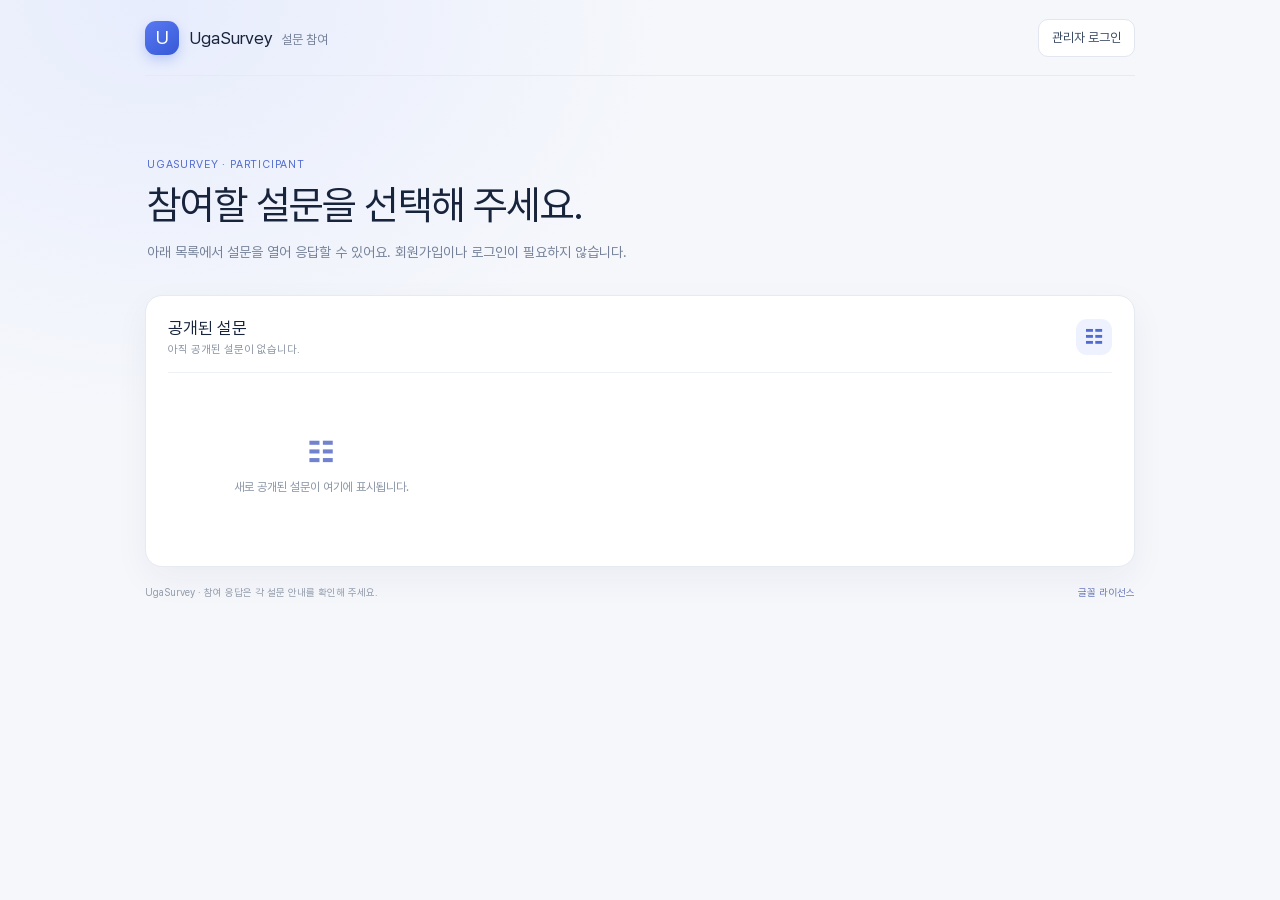
<file: docs/index.html>
<!doctype html>
<html lang="ko">
<head>
  <meta charset="utf-8">
  <meta name="viewport" content="width=device-width, initial-scale=1">
  <meta name="theme-color" content="#f5f7fb">
  <meta name="description" content="공개 설문에 참여하고, 로그인 후 브라우저에서 설문을 만들어 HTML로 배포하는 UgaSurvey">
  <title>UgaSurvey · 설문 참여·제작기</title>
  <link rel="stylesheet" href="styles.css">
  <script src="app.js" defer></script>
</head>
<body>
  <main id="public-view" class="public-shell">
    <header class="public-topbar">
      <a class="brand" href="./" aria-label="UgaSurvey 설문 참여 홈">
        <span class="brand-mark" aria-hidden="true">U</span>
        <span>UgaSurvey <span class="brand-caption">설문 참여</span></span>
      </a>
      <button id="show-login" class="button button-quiet" type="button">관리자 로그인</button>
    </header>
    <section class="public-hero">
      <p class="eyebrow">UGASURVEY · PARTICIPANT</p>
      <h1>참여할 설문을 선택해 주세요.</h1>
      <p>아래 목록에서 설문을 열어 응답할 수 있어요. 회원가입이나 로그인이 필요하지 않습니다.</p>
    </section>
    <section class="public-survey-section" aria-labelledby="public-survey-heading">
      <div class="public-section-heading">
        <div>
          <h2 id="public-survey-heading">공개된 설문</h2>
          <p id="public-survey-status" role="status">설문 목록을 불러오는 중…</p>
        </div>
        <span class="public-list-icon" aria-hidden="true">☷</span>
      </div>
      <div id="public-surveys" class="public-survey-list"></div>
    </section>
    <section id="login-panel" class="login-panel" aria-labelledby="login-heading" hidden>
      <div class="login-panel-heading">
        <div>
          <p class="eyebrow">SURVEY ADMIN</p>
          <h2 id="login-heading">관리자 로그인</h2>
          <p>로그인 후 설문을 만들고 배포할 수 있습니다.</p>
        </div>
        <button id="close-login" class="icon-button" type="button" aria-label="로그인 창 닫기">×</button>
      </div>
      <form id="login-form" novalidate>
        <label class="field-label" for="login-username">아이디</label>
        <input id="login-username" class="text-input" name="username" autocomplete="username" required>
        <label class="field-label login-password-label" for="login-password">비밀번호</label>
        <input id="login-password" class="text-input" name="password" type="password" autocomplete="current-password" required>
        <p id="login-error" class="login-error" role="alert" hidden>아이디 또는 비밀번호를 확인해 주세요.</p>
        <button class="button button-primary login-submit" type="submit">로그인하고 설문 만들기</button>
      </form>
      <p class="login-security-note"><b>참고:</b> GitHub Pages는 정적 사이트라 이 로그인은 제작 화면을 구분하는 기능입니다. 로그인 정보가 브라우저 코드에 포함되므로 비공개 보안 인증으로 사용할 수 없습니다.</p>
    </section>
    <footer class="public-footer">
      <span>UgaSurvey · 참여 응답은 각 설문 안내를 확인해 주세요.</span>
      <a href="assets/OFL-Pretendard.txt" target="_blank" rel="noreferrer">글꼴 라이선스</a>
    </footer>
  </main>

  <div id="builder-view" hidden>
  <header class="topbar">
    <a class="brand" href="./" aria-label="UgaSurvey 설문 제작기 홈">
      <span class="brand-mark" aria-hidden="true">U</span>
      <span>UgaSurvey <span class="brand-caption">설문 제작기</span></span>
    </a>
    <div class="topbar-actions">
      <label class="survey-switch">
        <span class="sr-only">내 설문 선택</span>
        <select id="survey-switch" aria-label="내 설문 선택"></select>
      </label>
      <span id="save-status" class="save-status" role="status">이 기기에 자동 저장</span>
      <button class="button button-quiet" id="new-survey" type="button">새 설문</button>
      <button class="button button-quiet" id="import-json" type="button">JSON 불러오기</button>
      <button class="button button-quiet" id="logout" type="button">로그아웃</button>
      <input id="import-file" class="sr-only" type="file" accept=".json,application/json">
    </div>
  </header>

  <main class="app-shell">
    <section class="page-intro">
      <div>
        <p class="eyebrow">처음 만드는 설문도 쉽게</p>
        <h1>질문을 만들고, 바로 확인해 보세요.</h1>
        <p class="intro-copy">로그인한 뒤 질문을 추가하고 내용을 입력하면 이 브라우저에 자동 저장됩니다. 별도 설치는 필요하지 않아요.</p>
      </div>
      <div class="step-list" aria-label="설문 제작 순서">
        <span class="step-chip is-active"><b>1</b> 기본 정보</span>
        <span class="step-arrow" aria-hidden="true">›</span>
        <span class="step-chip"><b>2</b> 질문 만들기</span>
        <span class="step-arrow" aria-hidden="true">›</span>
        <span class="step-chip"><b>3</b> 미리보기·배포</span>
      </div>
    </section>

    <section class="workspace" id="workspace">
      <aside class="question-sidebar" aria-label="설문 문항">
        <div class="sidebar-heading">
          <div>
            <h2>질문 목록</h2>
            <p id="question-count">아직 질문이 없어요</p>
          </div>
          <span class="sidebar-icon" aria-hidden="true">01</span>
        </div>
        <div id="question-list" class="question-list"></div>
        <button id="add-question" class="button button-add" type="button">
          <span aria-hidden="true">＋</span> 질문 추가
        </button>
        <div class="sidebar-help">
          <span class="help-icon" aria-hidden="true">i</span>
          <p>질문을 클릭해 편집하고, 위·아래 버튼으로 응답 순서를 바꿀 수 있어요.</p>
        </div>
        <button id="load-example" class="text-button" type="button">예시 설문으로 둘러보기</button>
      </aside>

      <section class="editor-column" aria-label="설문 편집">
        <div class="section-title">
          <div>
            <p class="eyebrow">STEP 1 · 설문 기본 정보</p>
            <h2>설문은 무엇에 관한 내용인가요?</h2>
          </div>
          <span class="section-number">1 / 2</span>
        </div>

        <article class="card survey-card">
          <label class="field-label" for="survey-title">설문 제목 <span class="required-mark">필수</span></label>
          <input id="survey-title" class="text-input title-input" maxlength="120" placeholder="예: 동아리 활동 만족도 조사">
          <p class="field-help">응답자가 설문을 열었을 때 가장 먼저 보게 되는 제목이에요.</p>
          <label class="field-label description-label" for="survey-description">설문 설명 <span class="optional-mark">선택</span></label>
          <textarea id="survey-description" class="text-input description-input" rows="3" maxlength="1000" placeholder="설문 목적과 예상 소요 시간, 응답 안내를 적어 주세요."></textarea>
          <p class="field-help">예: 더 나은 동아리 활동을 위해 의견을 듣고 있어요. 약 2분이 걸립니다.</p>
        </article>

        <div class="section-title question-section-title">
          <div>
            <p class="eyebrow">STEP 2 · 질문 만들기</p>
            <h2 id="editor-heading">첫 질문을 추가해 볼까요?</h2>
          </div>
          <span class="section-number">2 / 2</span>
        </div>

        <div id="empty-editor" class="card empty-state">
          <span class="empty-illustration" aria-hidden="true">＋</span>
          <h3>질문 하나면 설문이 시작돼요</h3>
          <p>오른쪽 위의 <b>질문 추가</b>를 누르거나, 준비된 예시 설문을 열어 편집 방식을 살펴보세요.</p>
          <button class="button button-primary" type="button" data-action="add-question">첫 질문 추가</button>
        </div>

        <article id="question-editor" class="card question-editor" hidden>
          <div class="question-card-heading">
            <span class="question-number" id="current-question-number">질문 1</span>
            <div class="question-tools" aria-label="질문 도구">
              <button class="icon-button" type="button" data-action="move-up" aria-label="질문 위로 이동" title="위로 이동">↑</button>
              <button class="icon-button" type="button" data-action="move-down" aria-label="질문 아래로 이동" title="아래로 이동">↓</button>
              <button class="icon-button" type="button" data-action="duplicate-question" aria-label="질문 복제" title="질문 복제">▢</button>
              <button class="icon-button icon-danger" type="button" data-action="delete-question" aria-label="질문 삭제" title="질문 삭제">×</button>
            </div>
          </div>
          <label class="field-label" for="question-title">질문 내용 <span class="required-mark">필수</span></label>
          <input id="question-title" class="text-input" maxlength="240" placeholder="예: 가장 만족스러웠던 활동은 무엇인가요?">
          <label class="field-label description-label" for="question-description">질문 설명 <span class="optional-mark">선택</span></label>
          <input id="question-description" class="text-input" maxlength="500" placeholder="응답에 도움이 되는 설명이나 조건을 적어 주세요.">
          <div class="field-row">
            <div class="field-grow">
              <label class="field-label" for="question-type">답변 방식</label>
              <select id="question-type" class="text-input select-input"></select>
            </div>
            <label class="required-toggle">
              <input id="question-required" type="checkbox">
              <span class="toggle-ui" aria-hidden="true"></span>
              <span><b>필수 질문</b><small>건너뛸 수 없어요</small></span>
            </label>
          </div>
          <p id="type-help" class="type-help"></p>

          <div id="choice-editor" class="choice-editor" hidden>
            <div class="choice-heading">
              <label class="field-label" for="choice-0">응답 선택지</label>
              <span class="field-help">응답자가 고를 답을 추가하세요.</span>
            </div>
            <div id="choice-list" class="choice-list"></div>
            <button id="add-choice" class="button button-add-choice" type="button">＋ 선택지 추가</button>
          </div>

          <div class="image-editor">
            <div class="choice-heading">
              <label class="field-label">질문 이미지 <span class="optional-mark">선택</span></label>
              <span class="field-help">질문을 이해하는 데 도움이 되는 이미지를 붙일 수 있어요.</span>
            </div>
            <div id="image-attachment" class="image-attachment">
              <div id="image-empty" class="image-empty">
                <span aria-hidden="true">▧</span>
                <span>아직 첨부한 이미지가 없어요.</span>
              </div>
              <img id="question-image-preview" alt="첨부한 질문 이미지 미리보기" hidden>
              <div class="image-actions">
                <label class="button button-quiet upload-button" for="question-image">이미지 선택</label>
                <input id="question-image" class="sr-only" type="file" accept="image/png,image/jpeg,image/gif,image/webp,image/bmp">
                <button id="remove-image" class="text-button" type="button" hidden>이미지 제거</button>
                <span class="field-help">PNG, JPG, GIF, WebP, BMP · 1.5MB 이하</span>
              </div>
            </div>
          </div>
        </article>

        <div class="editor-footer">
          <span class="footer-hint">내용은 자동 저장돼요. JSON 파일로 백업해 두면 다른 브라우저에서도 이어서 편집할 수 있어요.</span>
          <button id="download-json" class="button button-quiet" type="button">JSON 백업</button>
        </div>
      </section>

      <aside class="preview-column" aria-label="응답자 화면 미리보기">
        <div class="preview-heading">
          <div>
            <p class="eyebrow">응답자 화면</p>
            <h2>미리보기</h2>
          </div>
          <span class="preview-live"><i aria-hidden="true"></i> 실시간</span>
        </div>
        <div class="preview-device">
          <div class="preview-topline"><span></span><span></span><span></span><small>설문 화면</small></div>
          <div id="live-preview" class="live-preview"></div>
        </div>
        <button id="toggle-preview" class="button button-quiet preview-mobile-toggle" type="button">응답 화면 크게 보기</button>
        <div class="preview-note">
          <span class="help-icon" aria-hidden="true">i</span>
          <p>미리보기는 실제 응답 화면을 보여줘요. 여기서 입력한 답은 저장되지 않습니다.</p>
        </div>
        <button id="download-html" class="button button-primary button-export" type="button">
          <span aria-hidden="true">↗</span> 응답용 HTML 만들기
        </button>
        <p class="export-note">공개 목록의 다음 번호로 저장합니다(예: 001.html). 파일은 오프라인에서도 열려요.</p>
        <div id="publish-followup" class="publish-followup" hidden>
          <b>GitHub에 올리면 목록에 자동 반영돼요</b>
          <p>다운로드한 HTML 파일을 저장소의 <code>docs/surveys</code> 폴더에 넣고 기본 브랜치에 푸시하세요. Pages 배포 작업이 설문 파일을 찾아 목록을 자동으로 갱신합니다.</p>
        </div>
        <div class="hosting-note">
          <b>GitHub Pages에 공개하려면</b>
          <p>저장소의 <code>.github/workflows/deploy-pages.yml</code>이 포함되어 있어야 합니다. GitHub Pages 설정에서 배포 원본을 <code>GitHub Actions</code>로 선택해 주세요.</p>
        </div>
      </aside>
    </section>
    <footer class="app-footer">
      <span>UgaSurvey · 설문은 이 브라우저에만 저장됩니다.</span>
      <a href="assets/OFL-Pretendard.txt" target="_blank" rel="noreferrer">Pretendard 글꼴 라이선스</a>
    </footer>
  </main>
  </div>
  <div id="toast" class="toast" role="status" aria-live="polite"></div>
</body>
</html>
</file>
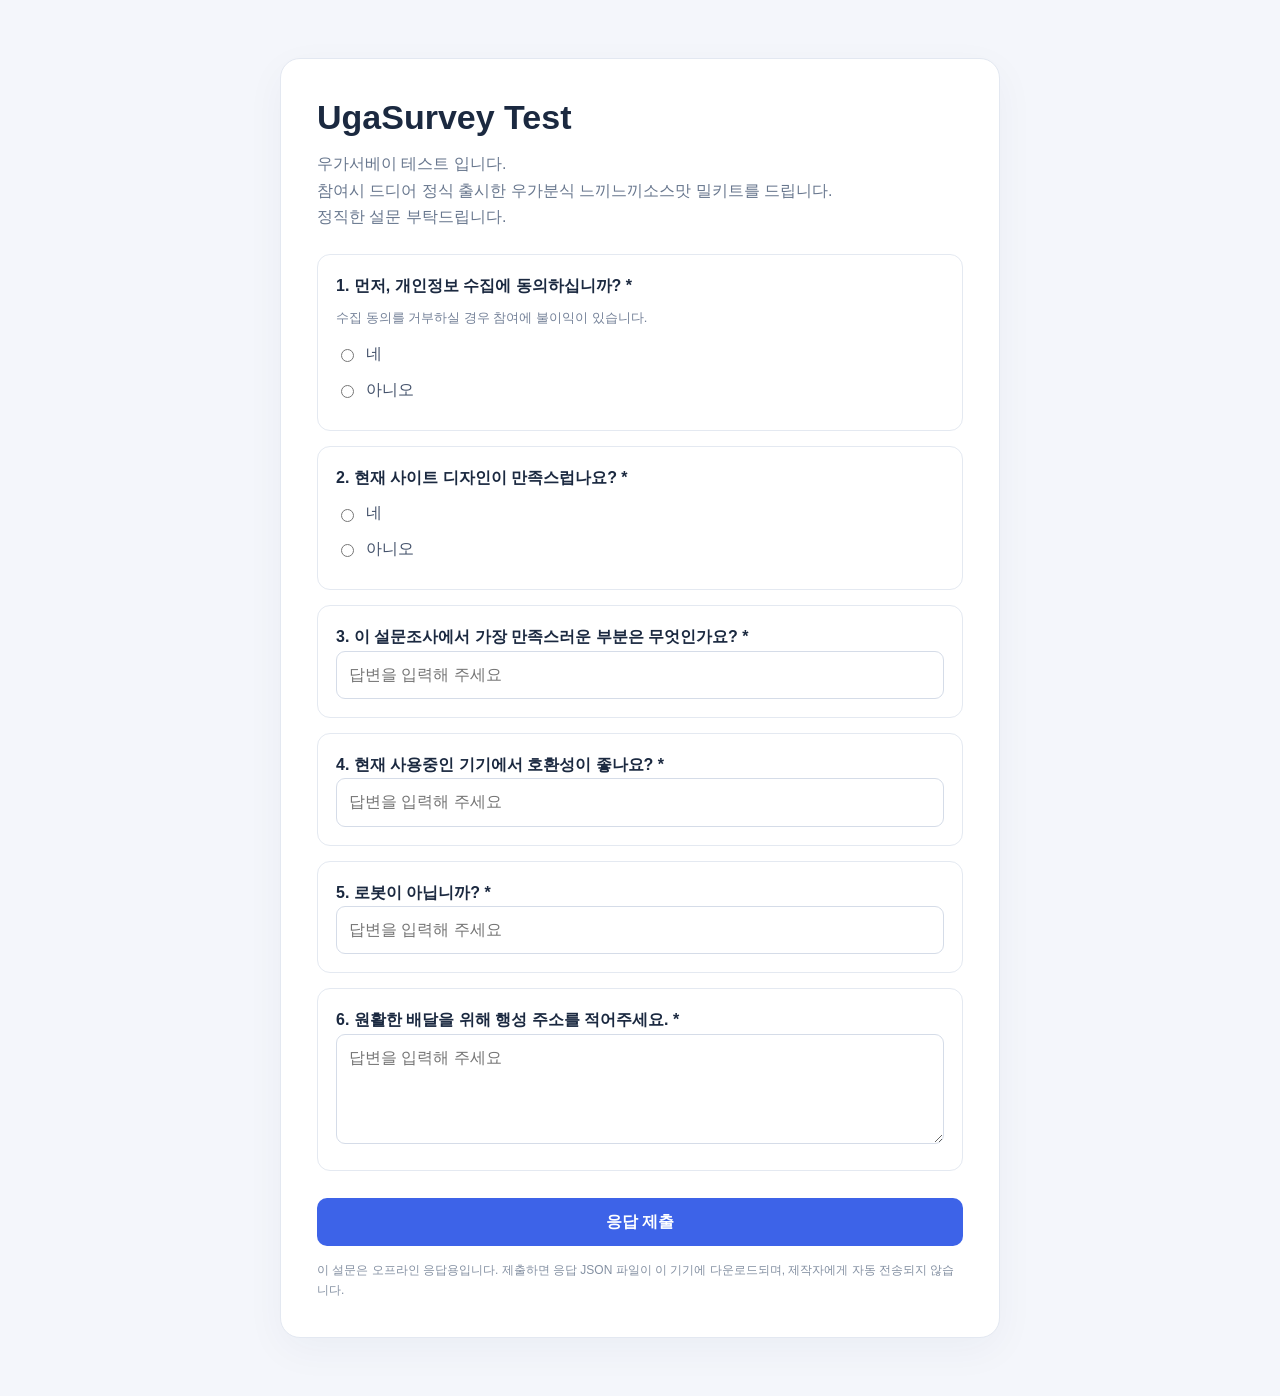
<file: docs/surveys/001.html>
<!doctype html>
<html lang="ko"><head><meta charset="utf-8"><meta name="viewport" content="width=device-width,initial-scale=1">
<title>UgaSurvey Test</title>
<style>
*{box-sizing:border-box}body{margin:0;background:#f4f6fb;color:#1b2940;font:16px/1.65 Pretendard,"Malgun Gothic",sans-serif}
main{width:min(760px,100%);margin:38px auto;padding:20px}.card{padding:clamp(20px,5vw,36px);border:1px solid #e3e8f1;border-radius:20px;background:white;box-shadow:0 12px 40px #2231530b}
h1{margin:0;font-size:clamp(24px,5vw,34px);line-height:1.3}.description{margin:12px 0 24px;color:#68778e;white-space:pre-wrap}
.question{margin:15px 0;padding:18px;border:1px solid #e4e9f1;border-radius:13px}.question h2{margin:0;font-size:16px}.help{margin:7px 0 13px;color:#748198;font-size:13px;white-space:pre-wrap}.required{color:#d55656}
.q-image{display:block;max-width:100%;max-height:360px;margin:12px 0;border-radius:9px;object-fit:contain}
label.option{display:flex;align-items:center;gap:9px;margin:9px 0;color:#43516a}input,textarea,select{font:inherit}
input[type=text],input[type=number],input[type=date],input[type=time],select,textarea,.rank{width:100%;min-height:44px;padding:10px 12px;border:1px solid #d5dce8;border-radius:9px;background:white;color:#1b2940}
textarea{min-height:110px;resize:vertical}.scale{display:flex;flex-wrap:wrap;gap:8px}.scale label{padding:7px 10px;border:1px solid #dce2ed;border-radius:8px}
.grid-wrap{overflow:auto}.grid{width:100%;border-collapse:collapse}.grid th,.grid td{padding:10px 5px;border-bottom:1px solid #edf0f5;text-align:center}.grid th:first-child{text-align:left}
button.submit{width:100%;min-height:48px;margin-top:12px;border:0;border-radius:10px;background:#3d63e8;color:white;font:inherit;font-weight:700;cursor:pointer}
.notice{margin:15px 0 0;color:#8490a2;font-size:12px}.done{padding:35px 10px;text-align:center}.done h2{font-size:23px}
@media(max-width:600px){main{margin:12px auto;padding:10px}.question{padding:14px}.card{border-radius:15px}}
</style></head>
<body><main><section class="card"><h1 id="title"></h1><p id="description" class="description"></p><form id="form"></form>
<p class="notice">이 설문은 오프라인 응답용입니다. 제출하면 응답 JSON 파일이 이 기기에 다운로드되며, 제작자에게 자동 전송되지 않습니다.</p>
<div id="done" class="done" hidden><h2>응답을 저장했어요.</h2><p>다운로드된 응답 JSON을 설문 제작자에게 전달해 주세요.</p><button class="submit" id="again" type="button">다른 응답 작성하기</button></div>
</section></main><script id="survey-data" type="application/json">{"version":1,"surveys":[{"title":"UgaSurvey Test","description":"우가서베이 테스트 입니다.\n참여시 드디어 정식 출시한 우가분식 느끼느끼소스맛 밀키트를 드립니다.\n정직한 설문 부탁드립니다.","responseCount":0,"questions":[{"id":"e5ad3f02-1c85-4099-a559-f0d4a6148d8f","title":"먼저, 개인정보 수집에 동의하십니까?","description":"수집 동의를 거부하실 경우 참여에 불이익이 있습니다.","options":"네\n아니오","image":"","imageName":"","imageData":"","type":2,"required":1,"answers":[]},{"id":"4a89c5bc-5ccd-4014-9e1a-704bbff64d9b","title":"현재 사이트 디자인이 만족스럽나요?","description":"","options":"네\n아니오","image":"","imageName":"","imageData":"","type":2,"required":1,"answers":[]},{"id":"799f18b1-d4ca-49b1-aeef-158089ccfbda","title":"이 설문조사에서 가장 만족스러운 부분은 무엇인가요?","description":"","options":"","image":"","imageName":"","imageData":"","type":0,"required":1,"answers":[]},{"id":"23e3674b-f61e-455d-85c9-15502e100960","title":"현재 사용중인 기기에서 호환성이 좋나요?","description":"","options":"","image":"","imageName":"","imageData":"","type":0,"required":1,"answers":[]},{"id":"0a59373a-7dde-4faf-b30d-99ed29de6634","title":"로봇이 아닙니까?","description":"","options":"","image":"","imageName":"","imageData":"","type":0,"required":1,"answers":[]},{"id":"00b35fc2-6cd7-4b5c-bf2f-b2d8548a62b7","title":"원활한 배달을 위해 행성 주소를 적어주세요.","description":"","options":"","image":"","imageName":"","imageData":"","type":1,"required":1,"answers":[]}]}]}</script>
<script>(function(){
const pack=JSON.parse(document.getElementById('survey-data').textContent);const s=pack.surveys[0],form=document.getElementById('form');
document.title=(s.title||'설문 응답')+' · UgaSurvey';document.getElementById('title').textContent=s.title||'새 설문';document.getElementById('description').textContent=s.description||'';
const choices=q=>(q.options||'').split(/\r?\n/).map(x=>x.trim()).filter(Boolean);
s.questions.forEach((q,i)=>{const box=document.createElement('section');box.className='question';box.dataset.q=String(i);const h=document.createElement('h2');h.textContent=(i+1)+'. '+(q.title||'질문')+(q.required?' *':'');box.append(h);
if(q.imageData){const img=document.createElement('img');img.className='q-image';img.src=q.imageData;img.alt=q.imageName||q.title||'질문 이미지';box.append(img)}
if(q.description){const p=document.createElement('p');p.className='help';p.textContent=q.description;box.append(p)}
const opts=choices(q);let el;
if([2,3,13].includes(q.type)){const wrap=document.createElement('div');opts.forEach((v,choiceIndex)=>{const label=document.createElement('label');label.className='option';const input=document.createElement('input');input.type=q.type===2?'radio':'checkbox';input.name='q'+i;input.value=v;input.required=!!q.required&&(q.type===2||choiceIndex===0);label.append(input,document.createTextNode(v));wrap.append(label)});box.append(wrap)}
else if(q.type===4){el=document.createElement('select');el.add(new Option('선택해 주세요',''));opts.forEach(v=>el.add(new Option(v,v)));el.required=!!q.required;el.name='q'+i;box.append(el)}
else if(q.type===5||q.type===6){const wrap=document.createElement('div');wrap.className='scale';(opts.length?opts:['1','2','3','4','5']).forEach(v=>{const label=document.createElement('label');const input=document.createElement('input');input.type='radio';input.name='q'+i;input.value=v;input.required=!!q.required;label.append(input,document.createTextNode(q.type===6?' ★ '+v:' '+v));wrap.append(label)});box.append(wrap)}
else if(q.type===10){const list=document.createElement('ol');list.className='rank';opts.forEach(v=>{const li=document.createElement('li');li.textContent=v;list.append(li)});box.append(list);el=document.createElement('input');el.type='text';el.name='q'+i;el.required=!!q.required;el.placeholder='원하는 순서를 적어 주세요';box.append(el)}
else if(q.type===11||q.type===12){const lines=(q.options||'').split(/\r?\n/).filter(Boolean),cols=(lines[0]||'').split('|').map(x=>x.trim()).filter(Boolean),rows=lines.slice(1).map(x=>x.trim()).filter(Boolean);
if(cols.length&&rows.length){const wrap=document.createElement('div');wrap.className='grid-wrap';const table=document.createElement('table');table.className='grid';const head=document.createElement('tr');head.append(document.createElement('th'));cols.forEach(c=>{const th=document.createElement('th');th.textContent=c;head.append(th)});const thead=document.createElement('thead');thead.append(head);table.append(thead);const body=document.createElement('tbody');rows.forEach((r,ri)=>{const tr=document.createElement('tr'),th=document.createElement('th');th.textContent=r;tr.append(th);cols.forEach(c=>{const td=document.createElement('td'),input=document.createElement('input');input.type=q.type===11?'radio':'checkbox';input.name='q'+i+'-'+ri;input.value=c;input.required=!!q.required;input.setAttribute('aria-label',r+' '+c);td.append(input);tr.append(td)});body.append(tr)});table.append(body);wrap.append(table);box.append(wrap)}else{const p=document.createElement('p');p.className='help';p.textContent='표 설정이 비어 있습니다.';box.append(p)}}
else{el=document.createElement(q.type===1?'textarea':'input');if(el.tagName==='INPUT'){el.type=q.type===7?'date':q.type===8?'time':q.type===9?'number':'text'}el.name='q'+i;el.required=!!q.required;el.placeholder='답변을 입력해 주세요';box.append(el)}
form.append(box)});
const submit=document.createElement('button');submit.className='submit';submit.type='submit';submit.textContent='응답 제출';form.append(submit);
form.addEventListener('submit',event=>{event.preventDefault();if(!form.reportValidity())return;if(!confirm('응답을 제출할까요? 응답은 이 기기에 JSON 파일로 저장됩니다.'))return;
const answers=s.questions.map((q,i)=>{const box=form.querySelector('[data-q="'+i+'"]');const selected=[...box.querySelectorAll('input:checked')].map(x=>x.value);const field=box.querySelector('input:not([type=radio]):not([type=checkbox]),textarea,select');return {question:q.title,answer:selected.length?(q.type===2?selected[0]:selected):(field?field.value:'')}});
const result={survey:s.title,submittedAt:new Date().toISOString(),answers};const a=document.createElement('a');a.href=URL.createObjectURL(new Blob([JSON.stringify(result,null,2)],{type:'application/json'}));a.download='ugasurvey-response.json';a.click();setTimeout(()=>URL.revokeObjectURL(a.href),1000);form.hidden=true;document.querySelector('.notice').hidden=true;document.getElementById('done').hidden=false});
document.getElementById('again').addEventListener('click',()=>{form.reset();form.hidden=false;document.querySelector('.notice').hidden=false;document.getElementById('done').hidden=true});
})();</script></body></html>
</file>
<file: docs/styles.css>
@font-face {
  font-family: Pretendard;
  src: url("assets/Pretendard-Regular.woff2") format("woff2");
  font-weight: 100 900;
  font-display: swap;
}

:root {
  color-scheme: light;
  font-family: Pretendard, "Malgun Gothic", sans-serif;
  color: #17243b;
  background: #f5f7fb;
  font-synthesis: none;
  text-rendering: optimizeLegibility;
  --ink: #17243b;
  --muted: #718096;
  --line: #e2e8f0;
  --blue: #3d63e8;
  --blue-dark: #2f4fc2;
  --blue-pale: #eef2ff;
  --paper: #fff;
  --green: #238a68;
  --shadow: 0 12px 35px rgb(34 49 83 / 5%);
}

* { box-sizing: border-box; }

body {
  min-width: 320px;
  margin: 0;
  background:
    radial-gradient(ellipse at 12% 0%, rgb(220 228 255 / 54%), transparent 32rem),
    #f5f7fb;
}

button, input, textarea, select { font: inherit; }
button, select, input[type="checkbox"], input[type="file"] { cursor: pointer; }
button:focus-visible, a:focus-visible, input:focus-visible, textarea:focus-visible, select:focus-visible {
  outline: 3px solid rgb(61 99 232 / 25%);
  outline-offset: 2px;
}
[hidden] { display: none !important; }
.sr-only {
  position: absolute;
  width: 1px;
  height: 1px;
  padding: 0;
  overflow: hidden;
  clip: rect(0, 0, 0, 0);
  white-space: nowrap;
  clip-path: inset(50%);
  border: 0;
}

.topbar {
  position: sticky;
  z-index: 5;
  top: 0;
  display: flex;
  min-height: 72px;
  align-items: center;
  justify-content: space-between;
  gap: 20px;
  padding: 0 clamp(20px, 4vw, 58px);
  border-bottom: 1px solid rgb(226 232 240 / 75%);
  background: rgb(255 255 255 / 92%);
  backdrop-filter: blur(16px);
}

.brand {
  display: inline-flex;
  align-items: center;
  gap: 10px;
  color: var(--ink);
  font-size: 17px;
  font-weight: 750;
  text-decoration: none;
  white-space: nowrap;
}
.brand-mark {
  display: grid;
  width: 34px;
  height: 34px;
  place-items: center;
  border-radius: 11px;
  background: linear-gradient(145deg, #5979f1, #3759d8);
  box-shadow: 0 5px 12px rgb(61 99 232 / 25%);
  color: white;
  font-size: 19px;
  font-weight: 800;
}
.brand-caption { margin-left: 4px; color: #758198; font-size: 13px; font-weight: 550; }
.topbar-actions { display: flex; align-items: center; justify-content: flex-end; gap: 9px; }
.survey-switch select {
  width: min(220px, 22vw);
  min-height: 38px;
  padding: 0 30px 0 12px;
  border: 1px solid var(--line);
  border-radius: 10px;
  background: var(--paper);
  color: var(--ink);
}
.save-status { padding: 0 6px; color: var(--muted); font-size: 12px; white-space: nowrap; }
.save-status::before {
  display: inline-block;
  width: 7px;
  height: 7px;
  margin-right: 7px;
  border-radius: 50%;
  background: #53b28d;
  content: "";
  vertical-align: 1px;
}
.save-status.is-saving::before { background: #e6a43b; }
.save-status.is-error::before { background: #df5c61; }

.button {
  display: inline-flex;
  min-height: 38px;
  align-items: center;
  justify-content: center;
  gap: 7px;
  padding: 0 13px;
  border: 1px solid transparent;
  border-radius: 10px;
  font-size: 13px;
  font-weight: 650;
  transition: background .16s ease, border-color .16s ease, transform .16s ease;
}
.button:active { transform: translateY(1px); }
.button-quiet { border-color: #e1e6f0; background: white; color: #3c4b65; }
.button-quiet:hover { border-color: #c6d1ed; background: #f8faff; }
.button-primary { background: var(--blue); color: white; box-shadow: 0 5px 13px rgb(61 99 232 / 19%); }
.button-primary:hover { background: var(--blue-dark); }
.button-add { width: 100%; min-height: 43px; border: 1px dashed #9dacd3; background: #f9faff; color: #3754bb; }
.button-add:hover, .button-add-choice:hover { border-color: var(--blue); background: var(--blue-pale); }

.app-shell { width: min(1540px, 100%); margin: 0 auto; padding: 35px clamp(18px, 4vw, 60px) 25px; }
.page-intro {
  display: flex;
  align-items: flex-end;
  justify-content: space-between;
  gap: 24px;
  margin: 0 0 27px;
}
.eyebrow {
  margin: 0 0 8px;
  color: #526bd0;
  font-size: 11px;
  font-weight: 800;
  letter-spacing: .075em;
}
h1, h2, h3, p { overflow-wrap: anywhere; }
.page-intro h1 { margin: 0; color: #17243b; font-size: clamp(24px, 3vw, 32px); letter-spacing: -.035em; }
.intro-copy { max-width: 680px; margin: 10px 0 0; color: #718096; font-size: 14px; line-height: 1.65; }
.step-list { display: flex; align-items: center; gap: 10px; padding-bottom: 2px; white-space: nowrap; }
.step-chip { display: inline-flex; align-items: center; gap: 7px; color: #98a2b3; font-size: 12px; font-weight: 650; }
.step-chip b {
  display: grid;
  width: 23px;
  height: 23px;
  place-items: center;
  border: 1px solid #dfe4ee;
  border-radius: 50%;
  background: white;
  color: #8993a4;
  font-size: 11px;
}
.step-chip.is-active { color: #405ac5; }
.step-chip.is-active b { border-color: #d3dcff; background: #eaf0ff; color: #405ac5; }
.step-arrow { color: #b6bfce; }

.workspace {
  display: grid;
  grid-template-columns: minmax(210px, 245px) minmax(360px, 1fr) minmax(260px, 310px);
  align-items: start;
  gap: 20px;
}
.question-sidebar, .preview-column { position: sticky; top: 92px; }
.question-sidebar, .card, .preview-column { border: 1px solid #e8ecf3; border-radius: 17px; background: var(--paper); box-shadow: var(--shadow); }
.question-sidebar { padding: 19px 15px 16px; }
.sidebar-heading, .preview-heading, .section-title, .question-card-heading {
  display: flex;
  align-items: flex-start;
  justify-content: space-between;
  gap: 12px;
}
.sidebar-heading h2, .preview-heading h2 { margin: 0; font-size: 16px; letter-spacing: -.02em; }
.sidebar-heading p { margin: 5px 0 0; color: var(--muted); font-size: 11px; }
.sidebar-icon {
  display: grid;
  width: 31px;
  height: 31px;
  place-items: center;
  border-radius: 10px;
  background: #f0f3ff;
  color: #596ed0;
  font-size: 10px;
  font-weight: 750;
}
.question-list { display: grid; gap: 6px; margin: 17px 0 13px; }
.question-item {
  display: flex;
  min-height: 43px;
  align-items: center;
  gap: 7px;
  padding: 5px 7px;
  border: 1px solid transparent;
  border-radius: 10px;
  background: #fafbfe;
}
.question-item.is-selected { border-color: #cfd9ff; background: #f0f3ff; }
.question-select {
  display: grid;
  min-width: 0;
  flex: 1;
  justify-items: start;
  padding: 3px 4px;
  border: 0;
  background: transparent;
  color: #34425a;
  text-align: left;
}
.question-select strong { max-width: 100%; overflow: hidden; font-size: 12px; font-weight: 650; text-overflow: ellipsis; white-space: nowrap; }
.question-select small { margin-top: 2px; color: #8792a4; font-size: 10px; }
.question-order { display: flex; gap: 2px; }
.mini-icon, .icon-button {
  display: inline-grid;
  width: 27px;
  height: 27px;
  flex: 0 0 auto;
  place-items: center;
  border: 1px solid transparent;
  border-radius: 8px;
  background: transparent;
  color: #7d899d;
  font-size: 14px;
}
.mini-icon:hover, .icon-button:hover { border-color: #dce3f2; background: white; color: #3958c6; }
.sidebar-help, .preview-note {
  display: flex;
  align-items: flex-start;
  gap: 8px;
  margin-top: 15px;
  padding: 11px 10px;
  border-radius: 11px;
  background: #f7f8fc;
}
.sidebar-help p, .preview-note p { margin: 0; color: #758198; font-size: 10px; line-height: 1.55; }
.help-icon {
  display: inline-grid;
  width: 15px;
  height: 15px;
  flex: 0 0 auto;
  place-items: center;
  border: 1px solid #aeb9ce;
  border-radius: 50%;
  color: #8490a4;
  font-size: 10px;
  font-weight: 700;
}
.text-button { padding: 8px 2px 0; border: 0; background: transparent; color: #566bc1; font-size: 11px; font-weight: 650; text-align: left; }
.text-button:hover { color: #263f9b; text-decoration: underline; }

.editor-column { min-width: 0; }
.section-title { align-items: flex-end; margin: 3px 3px 13px; }
.section-title .eyebrow { margin-bottom: 5px; }
.section-title h2 { margin: 0; font-size: 17px; letter-spacing: -.025em; }
.section-number { color: #9aa4b4; font-size: 11px; }
.survey-card, .question-editor, .empty-state { padding: 21px 22px; }
.field-label { display: block; margin: 0 0 8px; color: #35435b; font-size: 12px; font-weight: 730; }
.required-mark, .optional-mark { margin-left: 5px; color: #d06b67; font-size: 10px; font-weight: 600; }
.optional-mark { color: #97a1b0; }
.text-input {
  display: block;
  width: 100%;
  min-height: 41px;
  padding: 10px 12px;
  border: 1px solid #dce2ed;
  border-radius: 9px;
  background: white;
  color: var(--ink);
  font-size: 13px;
  line-height: 1.55;
  transition: border-color .16s ease, box-shadow .16s ease;
}
.text-input:focus { border-color: #8095f0; outline: 0; box-shadow: 0 0 0 3px rgb(61 99 232 / 10%); }
.text-input::placeholder { color: #a4adbb; }
.title-input { min-height: 48px; font-size: 15px; font-weight: 650; }
.description-input { min-height: 76px; resize: vertical; }
.field-help { margin: 6px 0 0; color: #8993a3; font-size: 10px; line-height: 1.5; }
.description-label { margin-top: 18px; }
.question-section-title { margin-top: 25px; }
.empty-state { display: grid; justify-items: center; padding: 40px 24px; text-align: center; }
.empty-illustration {
  display: grid;
  width: 47px;
  height: 47px;
  place-items: center;
  border-radius: 15px;
  background: #eef2ff;
  color: #526bd0;
  font-size: 24px;
}
.empty-state h3 { margin: 14px 0 5px; font-size: 16px; }
.empty-state p { max-width: 390px; margin: 0 0 17px; color: #778398; font-size: 12px; line-height: 1.65; }
.empty-state .button { margin-top: 1px; }
.question-card-heading { align-items: center; margin: -4px 0 17px; padding-bottom: 13px; border-bottom: 1px solid #edf0f5; }
.question-number { display: inline-flex; align-items: center; min-height: 25px; padding: 0 9px; border-radius: 7px; background: #eef2ff; color: #4d63cb; font-size: 11px; font-weight: 750; }
.question-tools { display: flex; gap: 4px; }
.icon-button { width: 30px; height: 30px; border-color: #e8ebf2; background: white; }
.icon-danger:hover { border-color: #f4d0d0; background: #fff7f7; color: #cb5757; }
.field-row { display: flex; align-items: flex-end; gap: 15px; margin-top: 18px; }
.field-grow { min-width: 0; flex: 1; }
.select-input { min-height: 42px; }
.required-toggle { display: flex; min-height: 42px; align-items: center; gap: 9px; padding: 0 3px 2px; cursor: pointer; }
.required-toggle input { position: absolute; width: 1px; height: 1px; opacity: 0; }
.toggle-ui { position: relative; width: 34px; height: 20px; flex: 0 0 auto; border-radius: 20px; background: #d4d9e3; transition: background .16s ease; }
.toggle-ui::after { position: absolute; top: 3px; left: 3px; width: 14px; height: 14px; border-radius: 50%; background: white; box-shadow: 0 1px 3px #0002; content: ""; transition: transform .16s ease; }
.required-toggle input:checked + .toggle-ui { background: var(--blue); }
.required-toggle input:checked + .toggle-ui::after { transform: translateX(14px); }
.required-toggle input:focus-visible + .toggle-ui { outline: 3px solid rgb(61 99 232 / 25%); outline-offset: 2px; }
.required-toggle b, .required-toggle small { display: block; white-space: nowrap; }
.required-toggle b { color: #43516a; font-size: 11px; }
.required-toggle small { margin-top: 2px; color: #8d97a7; font-size: 9px; }
.type-help { margin: 10px 0 0; padding: 9px 11px; border-radius: 9px; background: #f7f8fc; color: #778398; font-size: 10px; line-height: 1.5; }
.choice-editor, .image-editor { margin-top: 20px; padding-top: 17px; border-top: 1px solid #edf0f5; }
.choice-heading { display: flex; flex-wrap: wrap; align-items: baseline; justify-content: space-between; gap: 5px 10px; margin-bottom: 10px; }
.choice-heading .field-label { margin: 0; }
.choice-list { display: grid; gap: 8px; }
.choice-row { display: flex; align-items: center; gap: 7px; }
.choice-bullet { width: 14px; color: #8c97a8; font-size: 13px; text-align: center; }
.choice-input { min-height: 36px; padding: 7px 10px; }
.choice-row .mini-icon { width: 28px; height: 28px; border-color: #edf0f5; }
.button-add-choice { min-height: 34px; margin-top: 9px; padding: 0 10px; border: 1px dashed #d4dceb; background: white; color: #5267bd; font-size: 11px; }
.image-attachment { padding: 12px; border: 1px dashed #d7deeb; border-radius: 11px; background: #fafbfe; }
.image-empty { display: flex; min-height: 48px; align-items: center; gap: 9px; color: #8a95a6; font-size: 11px; }
.image-empty span:first-child { color: #7182ce; font-size: 23px; }
.question-image-thumb { display: block; max-width: 100%; max-height: 220px; margin: 0 auto 10px; border-radius: 8px; object-fit: contain; }
.image-actions { display: flex; flex-wrap: wrap; align-items: center; gap: 9px; }
.upload-button { min-height: 32px; cursor: pointer; }
.image-actions .field-help { margin: 0; }
.editor-footer { display: flex; align-items: center; justify-content: space-between; gap: 12px; margin: 15px 2px 0; }
.footer-hint { color: #8993a3; font-size: 10px; line-height: 1.5; }

.preview-column { padding: 17px; }
.preview-heading { align-items: center; margin-bottom: 13px; }
.preview-heading .eyebrow { margin-bottom: 4px; }
.preview-heading h2 { font-size: 16px; }
.preview-live { color: #8490a0; font-size: 9px; }
.preview-live i { display: inline-block; width: 6px; height: 6px; margin-right: 4px; border-radius: 50%; background: #4bb58c; }
.preview-device { overflow: hidden; border: 1px solid #e6eaf1; border-radius: 12px; background: #f7f8fc; }
.preview-topline { display: flex; height: 28px; align-items: center; gap: 4px; padding: 0 9px; border-bottom: 1px solid #e6eaf1; background: white; }
.preview-topline > span { width: 5px; height: 5px; border-radius: 50%; background: #d3d9e3; }
.preview-topline small { margin-left: auto; color: #9aa3b0; font-size: 8px; }
.live-preview { max-height: 480px; overflow-y: auto; padding: 14px 12px; }
.response-card { padding: 14px 12px; border: 1px solid #e8ecf3; border-radius: 10px; background: white; }
.response-card h3 { margin: 0; color: #25334b; font-size: 14px; line-height: 1.5; }
.response-question { margin-top: 15px; padding-top: 14px; border-top: 1px solid #edf0f5; }
.response-question h4 { margin: 0 0 8px; color: #36445c; font-size: 11px; line-height: 1.55; }
.response-description { margin: 6px 0 13px; color: #8993a3; font-size: 10px; line-height: 1.55; }
.response-required { margin-left: 3px; color: #d85d5d; }
.response-question-image { display: block; max-width: 100%; max-height: 130px; margin: 0 0 12px; border-radius: 7px; object-fit: contain; }
.response-field { width: 100%; min-height: 34px; padding: 7px 9px; border: 1px solid #e0e5ee; border-radius: 7px; color: #394862; font-size: 10px; }
.response-field::placeholder { color: #b0b8c5; }
.response-options { display: grid; gap: 8px; }
.response-option { display: flex; align-items: center; gap: 7px; color: #56637a; font-size: 10px; line-height: 1.4; }
.response-option input { accent-color: var(--blue); }
.response-scale { display: flex; flex-wrap: wrap; gap: 6px; }
.scale-choice { display: inline-flex; min-height: 29px; align-items: center; gap: 4px; padding: 0 7px; border: 1px solid #e0e5ee; border-radius: 7px; color: #58667d; font-size: 9px; }
.scale-choice input { accent-color: var(--blue); }
.grid-scroll { overflow-x: auto; }
.response-rank { display: grid; gap: 5px; margin: 0; padding-left: 22px; color: #627087; font-size: 10px; }
.grid-preview { width: 100%; border-collapse: collapse; color: #59667d; font-size: 9px; }
.grid-preview th, .grid-preview td { padding: 6px 3px; border-bottom: 1px solid #edf0f5; text-align: center; }
.grid-preview th:first-child, .grid-preview td:first-child { text-align: left; }
.grid-preview input { accent-color: var(--blue); }
.preview-empty { display: grid; min-height: 165px; align-content: center; justify-items: center; color: #8993a3; text-align: center; }
.preview-empty span { margin-bottom: 7px; color: #8290d3; font-size: 25px; }
.preview-empty p { max-width: 190px; margin: 0; font-size: 10px; line-height: 1.6; }
.preview-submit { width: 100%; min-height: 34px; margin-top: 10px; border: 0; border-radius: 7px; background: #526ce0; color: white; font-size: 10px; font-weight: 650; }
.preview-submit:hover { background: #405acb; }
.preview-note { margin-top: 11px; padding: 9px; }
.preview-mobile-toggle { display: none; width: 100%; margin-top: 10px; }
.button-export { width: 100%; min-height: 43px; margin-top: 14px; }
.export-note { margin: 7px 0 0; color: #9099a8; font-size: 9px; text-align: center; }
.hosting-note { margin-top: 14px; padding: 12px; border: 1px solid #e5e9f1; border-radius: 10px; background: #fbfcfe; }
.hosting-note b { color: #59667e; font-size: 10px; }
.hosting-note p { margin: 5px 0 0; color: #8993a3; font-size: 9px; line-height: 1.55; }
.hosting-note code { padding: 1px 4px; border-radius: 4px; background: #eef1f7; color: #45536b; font-size: 9px; }
.publish-followup { margin-top: 12px; padding: 11px; border: 1px solid #e0e6f4; border-radius: 10px; background: #f8f9ff; }
.publish-followup b { color: #485b9c; font-size: 10px; }
.publish-followup p { margin: 5px 0 9px; color: #778398; font-size: 9px; line-height: 1.55; }
.publish-followup code { padding: 1px 4px; border-radius: 4px; background: #eef1f7; color: #45536b; }
.publish-followup .button { width: 100%; min-height: 33px; font-size: 10px; }
.app-footer { display: flex; justify-content: space-between; gap: 12px; margin-top: 22px; padding: 0 2px; color: #929bab; font-size: 10px; }
.app-footer a { color: #6878b9; text-decoration: none; }
.app-footer a:hover { text-decoration: underline; }
.toast {
  position: fixed;
  z-index: 10;
  right: 22px;
  bottom: 20px;
  max-width: min(420px, calc(100vw - 32px));
  padding: 12px 16px;
  transform: translateY(14px);
  border: 1px solid #d8e0f6;
  border-radius: 11px;
  background: #243452;
  box-shadow: 0 10px 30px #17243b30;
  color: white;
  font-size: 12px;
  line-height: 1.5;
  opacity: 0;
  pointer-events: none;
  transition: opacity .2s ease, transform .2s ease;
}
.toast.is-visible { transform: translateY(0); opacity: 1; }

.public-shell { width: min(1050px, 100%); min-height: 100vh; margin: 0 auto; padding: 0 30px 24px; }
.public-topbar { display: flex; min-height: 76px; align-items: center; justify-content: space-between; gap: 15px; border-bottom: 1px solid #e6eaf1; }
.public-hero { padding: clamp(42px, 8vw, 82px) 2px 30px; }
.public-hero .eyebrow { margin-bottom: 10px; }
.public-hero h1 { margin: 0; color: #17243b; font-size: clamp(27px, 5vw, 40px); letter-spacing: -.04em; }
.public-hero > p:last-child { max-width: 630px; margin: 12px 0 0; color: #748198; font-size: 14px; line-height: 1.7; }
.public-survey-section { padding: 22px; border: 1px solid #e6eaf1; border-radius: 17px; background: white; box-shadow: var(--shadow); }
.public-section-heading { display: flex; align-items: center; justify-content: space-between; gap: 15px; padding-bottom: 16px; border-bottom: 1px solid #edf0f5; }
.public-section-heading h2 { margin: 0; font-size: 17px; }
.public-section-heading p { margin: 5px 0 0; color: #8993a3; font-size: 11px; }
.public-list-icon { display: grid; width: 36px; height: 36px; place-items: center; border-radius: 11px; background: #eef2ff; color: #526bd0; font-size: 18px; }
.public-survey-list { display: grid; grid-template-columns: repeat(auto-fill, minmax(min(100%, 250px), 1fr)); gap: 12px; padding-top: 16px; }
.public-survey-card { display: flex; min-height: 140px; flex-direction: column; align-items: flex-start; padding: 17px; border: 1px solid #e5e9f1; border-radius: 12px; background: #fff; transition: border-color .16s ease, box-shadow .16s ease, transform .16s ease; }
.public-survey-card:hover { transform: translateY(-2px); border-color: #bfcaf4; box-shadow: 0 8px 20px rgb(34 49 83 / 7%); }
.public-survey-card h3 { margin: 0; color: #293750; font-size: 15px; line-height: 1.45; }
.public-survey-card p { margin: 8px 0 14px; color: #8290a3; font-size: 11px; line-height: 1.6; }
.public-survey-card a { display: inline-flex; min-height: 34px; align-items: center; justify-content: center; gap: 6px; margin-top: auto; padding: 0 11px; border-radius: 8px; background: #eef2ff; color: #3c57c2; font-size: 11px; font-weight: 700; text-decoration: none; }
.public-survey-card a:hover { background: #e2e8ff; }
.public-empty { display: grid; min-height: 155px; justify-items: center; align-content: center; padding: 15px; color: #8a95a6; text-align: center; }
.public-empty span { margin-bottom: 8px; color: #7182ce; font-size: 26px; }
.public-empty p { margin: 0; font-size: 12px; line-height: 1.65; }
.login-panel { width: min(450px, 100%); margin: 22px auto 0; padding: 22px; border: 1px solid #e2e7f0; border-radius: 15px; background: white; box-shadow: var(--shadow); }
.login-panel-heading { display: flex; align-items: flex-start; justify-content: space-between; gap: 15px; margin-bottom: 18px; }
.login-panel-heading .eyebrow { margin-bottom: 5px; }
.login-panel-heading h2 { margin: 0; font-size: 19px; }
.login-panel-heading p:last-child { margin: 6px 0 0; color: #8490a2; font-size: 11px; }
.login-panel .field-label { margin-top: 14px; }
.login-panel .field-label:first-of-type { margin-top: 0; }
.login-password-label { margin-top: 15px !important; }
.login-submit { width: 100%; margin-top: 18px; }
.login-error { margin: 12px 0 0; color: #bd4747; font-size: 11px; }
.login-security-note { margin: 15px 0 0; padding: 10px; border-radius: 9px; background: #fff8e9; color: #866c36; font-size: 10px; line-height: 1.6; }
.public-footer { display: flex; justify-content: space-between; gap: 12px; margin-top: 19px; color: #929bab; font-size: 10px; }
.public-footer a { color: #6878b9; text-decoration: none; }
.public-footer a:hover { text-decoration: underline; }

.workspace.preview-focused .question-sidebar,
.workspace.preview-focused .editor-column { display: none; }
.workspace.preview-focused { grid-template-columns: minmax(0, 540px); justify-content: center; }
.workspace.preview-focused .preview-column { position: static; width: 100%; }
.workspace.preview-focused .live-preview { max-height: none; }
.workspace.preview-focused .preview-mobile-toggle { display: inline-flex; }

@media (max-width: 1200px) {
  .workspace { grid-template-columns: minmax(200px, 235px) minmax(340px, 1fr); }
  .preview-column { position: static; grid-column: 2; }
  .preview-device { max-width: 560px; }
  .live-preview { max-height: 360px; }
  .preview-mobile-toggle { display: inline-flex; }
}

@media (max-width: 760px) {
  .public-shell { padding: 0 15px 18px; }
  .public-topbar { min-height: 65px; }
  .public-topbar .brand { font-size: 15px; }
  .public-hero { padding: 42px 2px 23px; }
  .public-hero h1 { font-size: 29px; }
  .public-hero > p:last-child { font-size: 12px; }
  .public-survey-section { padding: 16px; }
  .public-survey-list { grid-template-columns: 1fr; }
  .login-panel { padding: 18px; }
  .public-footer { flex-direction: column; gap: 7px; }
  .topbar { position: relative; min-height: 64px; flex-wrap: wrap; padding: 11px 16px; }
  .topbar-actions { width: 100%; justify-content: flex-start; flex-wrap: wrap; }
  .survey-switch { flex: 1; }
  .survey-switch select { width: 100%; }
  .save-status { order: 2; margin-right: auto; }
  .topbar-actions > .button { order: 3; min-height: 34px; padding: 0 10px; font-size: 11px; }
  .brand { font-size: 16px; }
  .app-shell { padding: 24px 13px 20px; }
  .page-intro { display: block; margin-bottom: 19px; }
  .page-intro h1 { font-size: 25px; }
  .intro-copy { font-size: 12px; }
  .step-list { gap: 6px; margin-top: 16px; }
  .step-chip { gap: 4px; font-size: 9px; }
  .step-chip b { width: 20px; height: 20px; font-size: 9px; }
  .step-arrow { font-size: 11px; }
  .workspace { display: flex; flex-direction: column; gap: 13px; }
  .question-sidebar, .editor-column, .preview-column { position: static; width: 100%; }
  .question-sidebar { order: 0; padding: 14px; }
  .question-list { grid-template-columns: 1fr; max-height: 190px; overflow-y: auto; }
  .editor-column { order: 1; }
  .preview-column { order: 2; }
  .section-title { margin: 7px 3px 10px; }
  .section-title h2 { font-size: 15px; }
  .survey-card, .question-editor, .empty-state { padding: 17px; }
  .field-row { align-items: flex-start; flex-direction: column; gap: 11px; }
  .field-grow { width: 100%; }
  .required-toggle { min-height: 34px; }
  .editor-footer { align-items: flex-start; flex-direction: column; }
  .preview-column { padding: 14px; }
  .live-preview { max-height: 400px; }
  .workspace.preview-focused .preview-column { display: block; }
  .workspace.preview-focused .preview-mobile-toggle { display: inline-flex; }
  .app-footer { flex-direction: column; gap: 7px; }
}

@media (prefers-reduced-motion: reduce) {
  *, *::before, *::after { scroll-behavior: auto !important; transition-duration: .01ms !important; }
}
</file>
